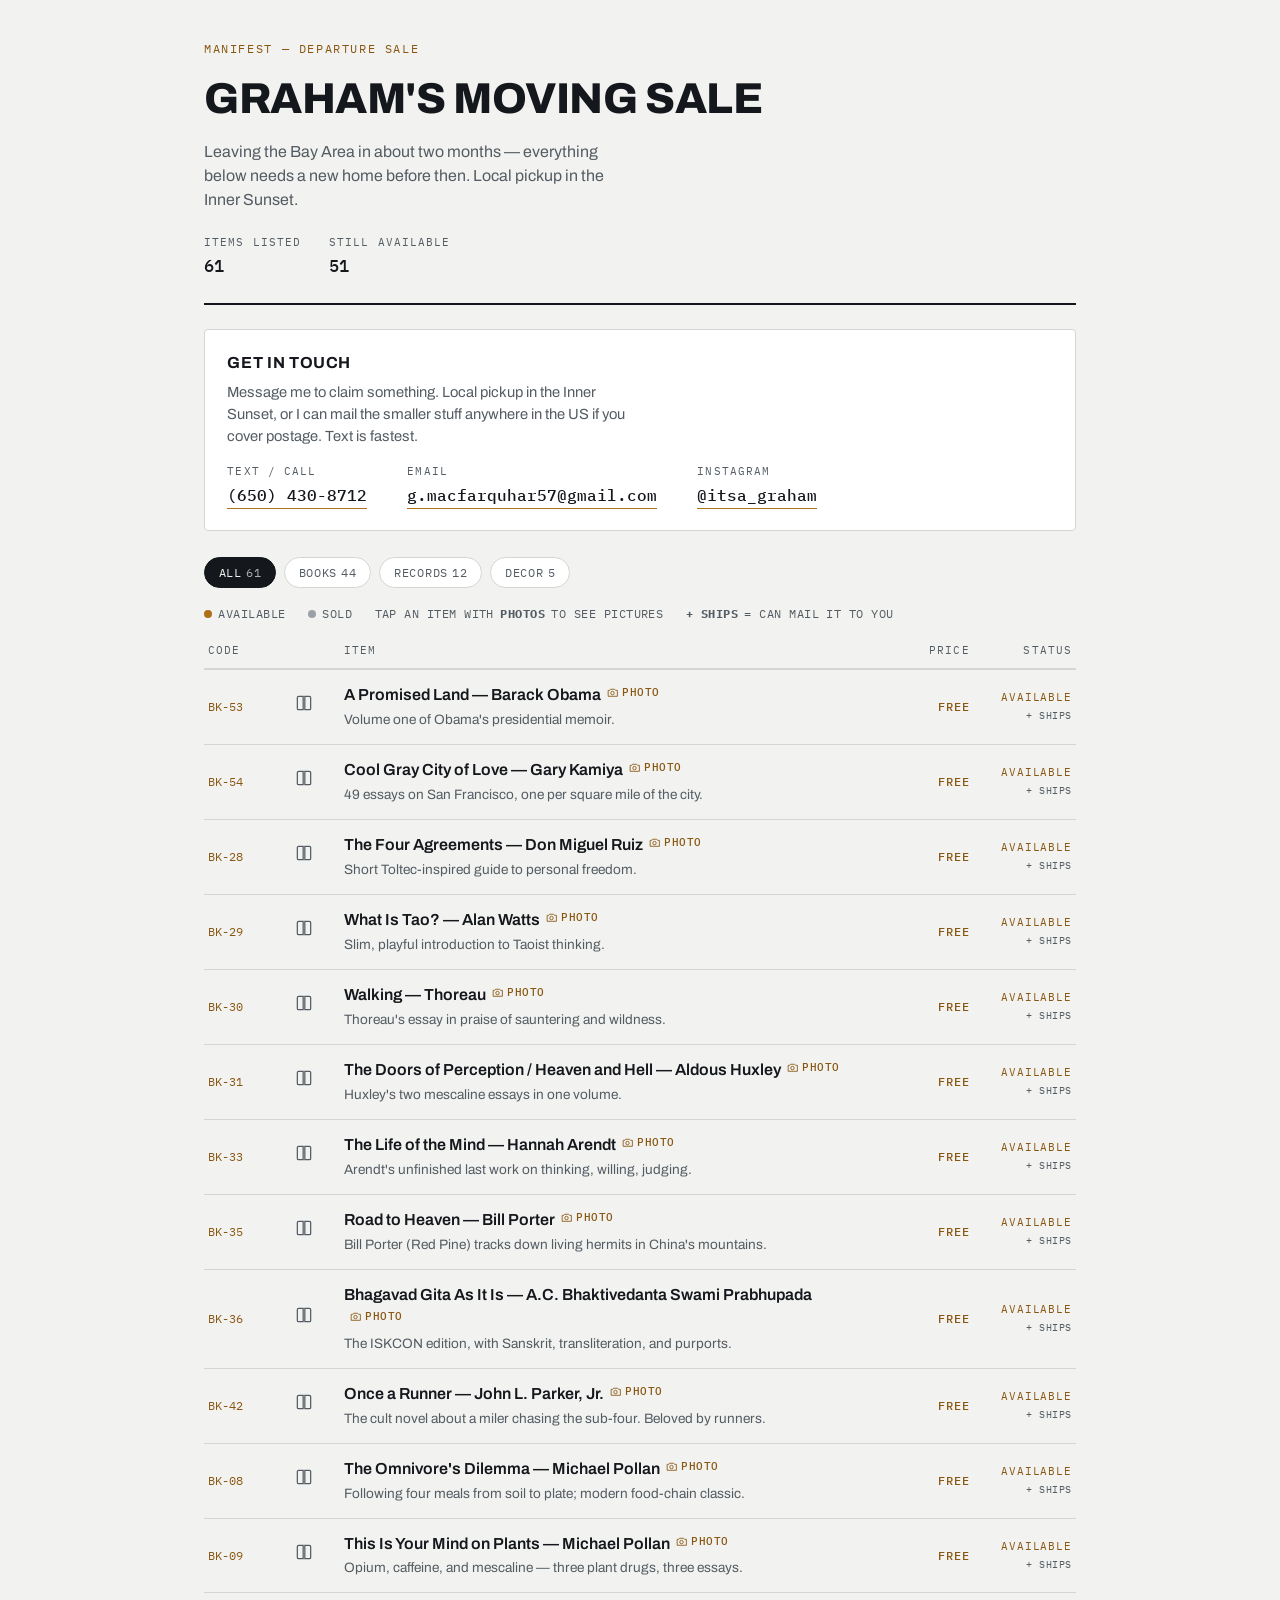
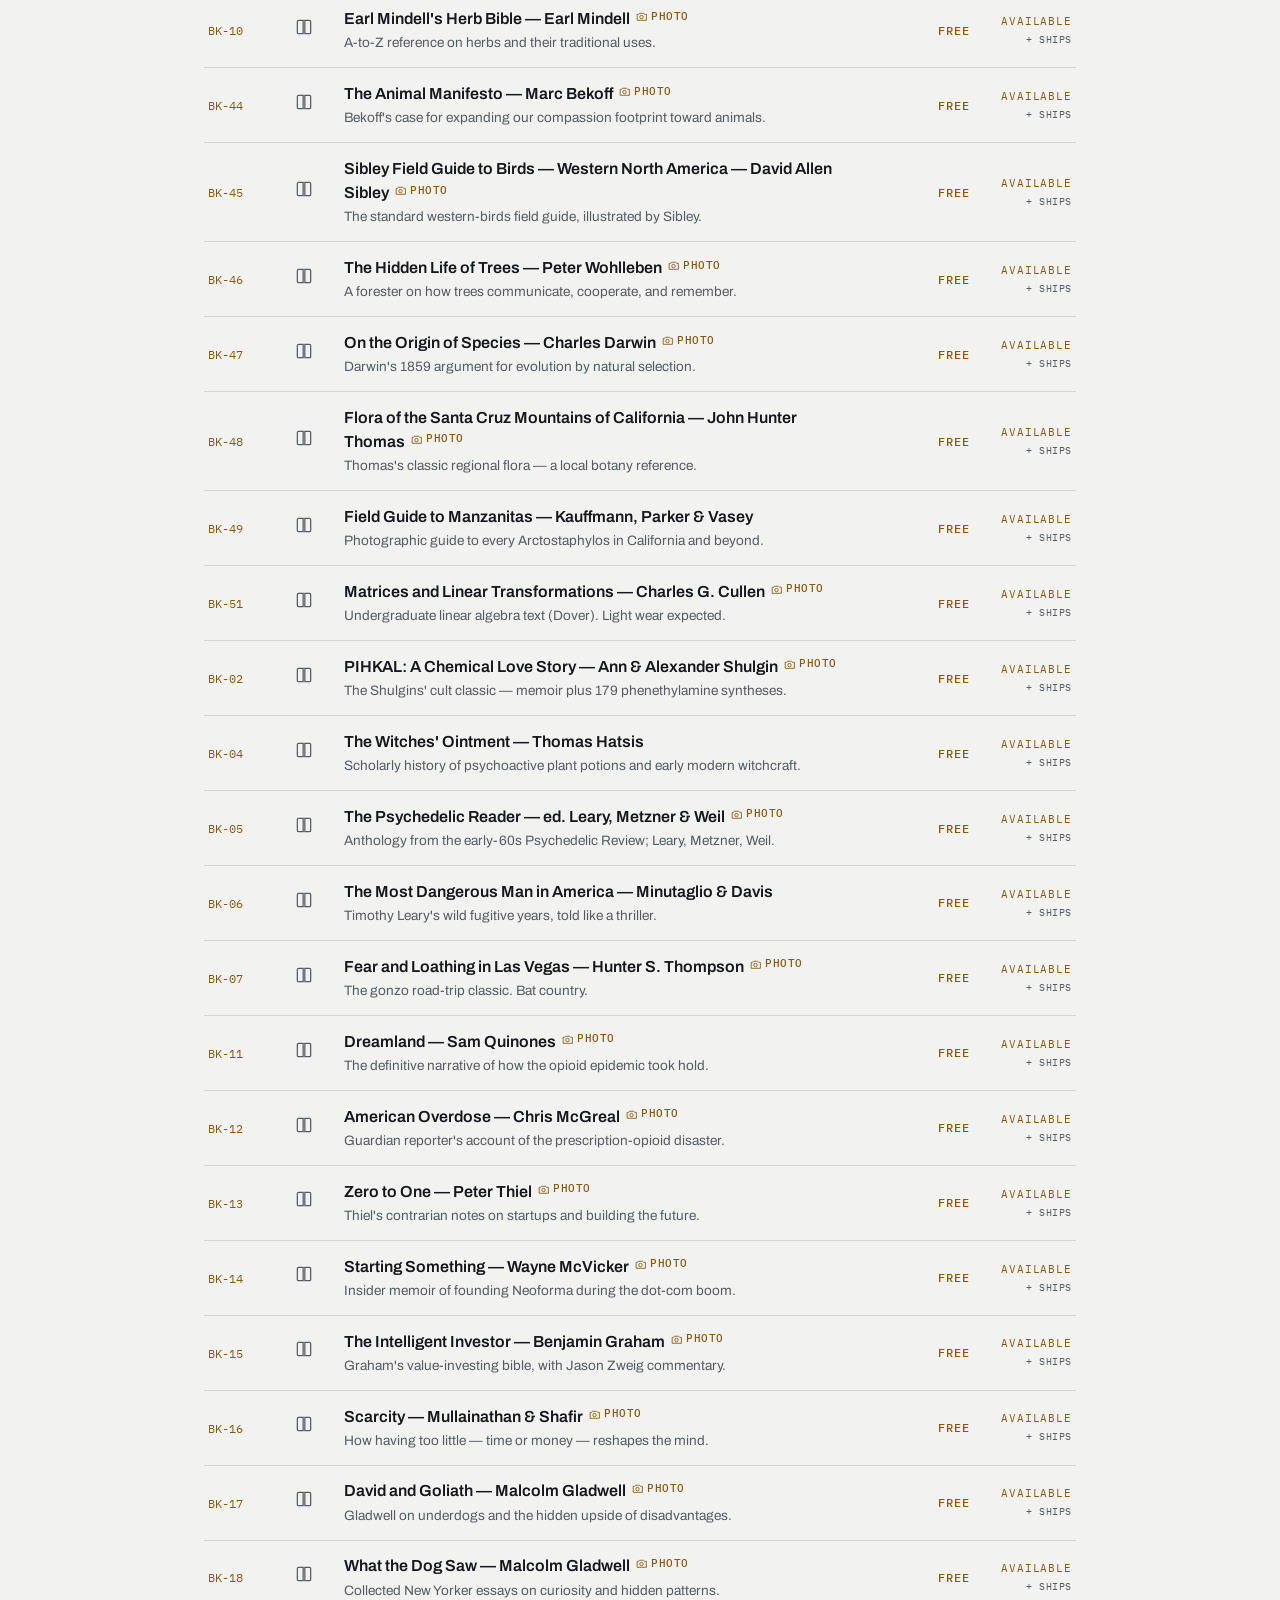
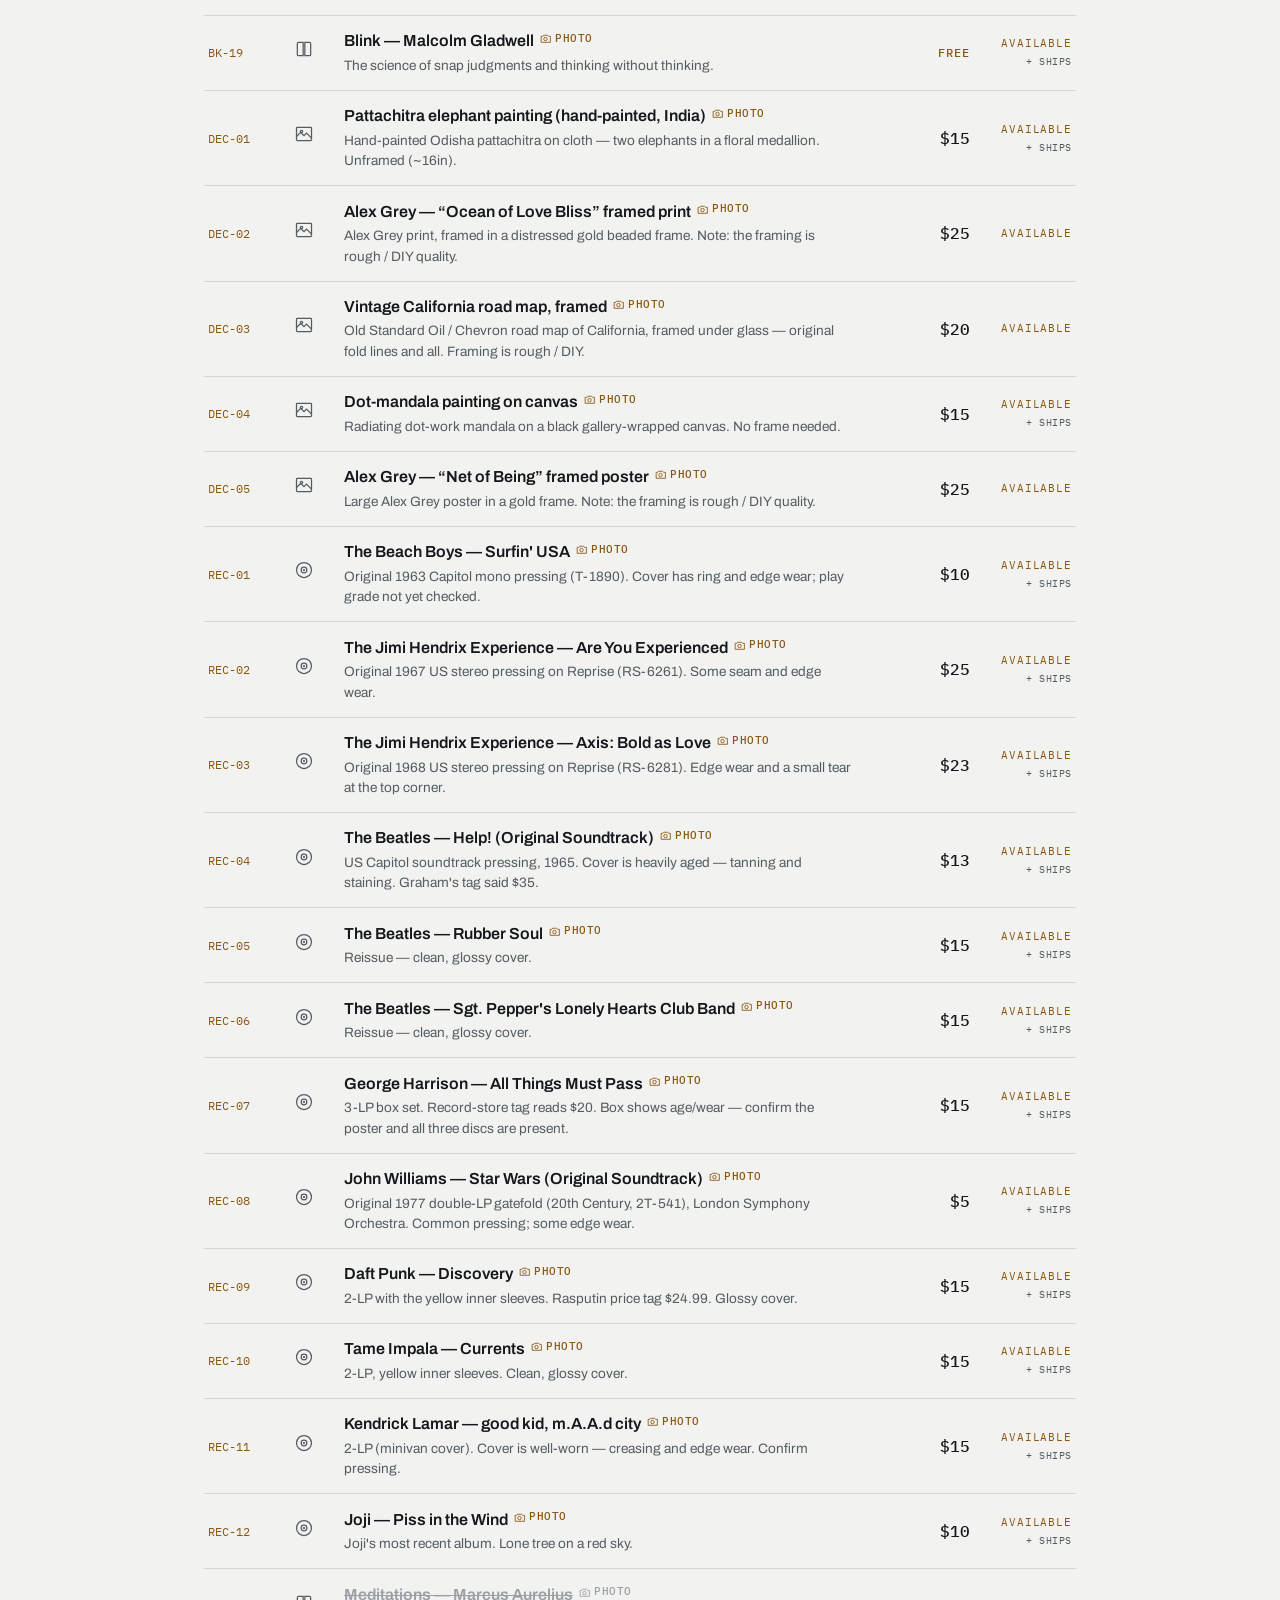
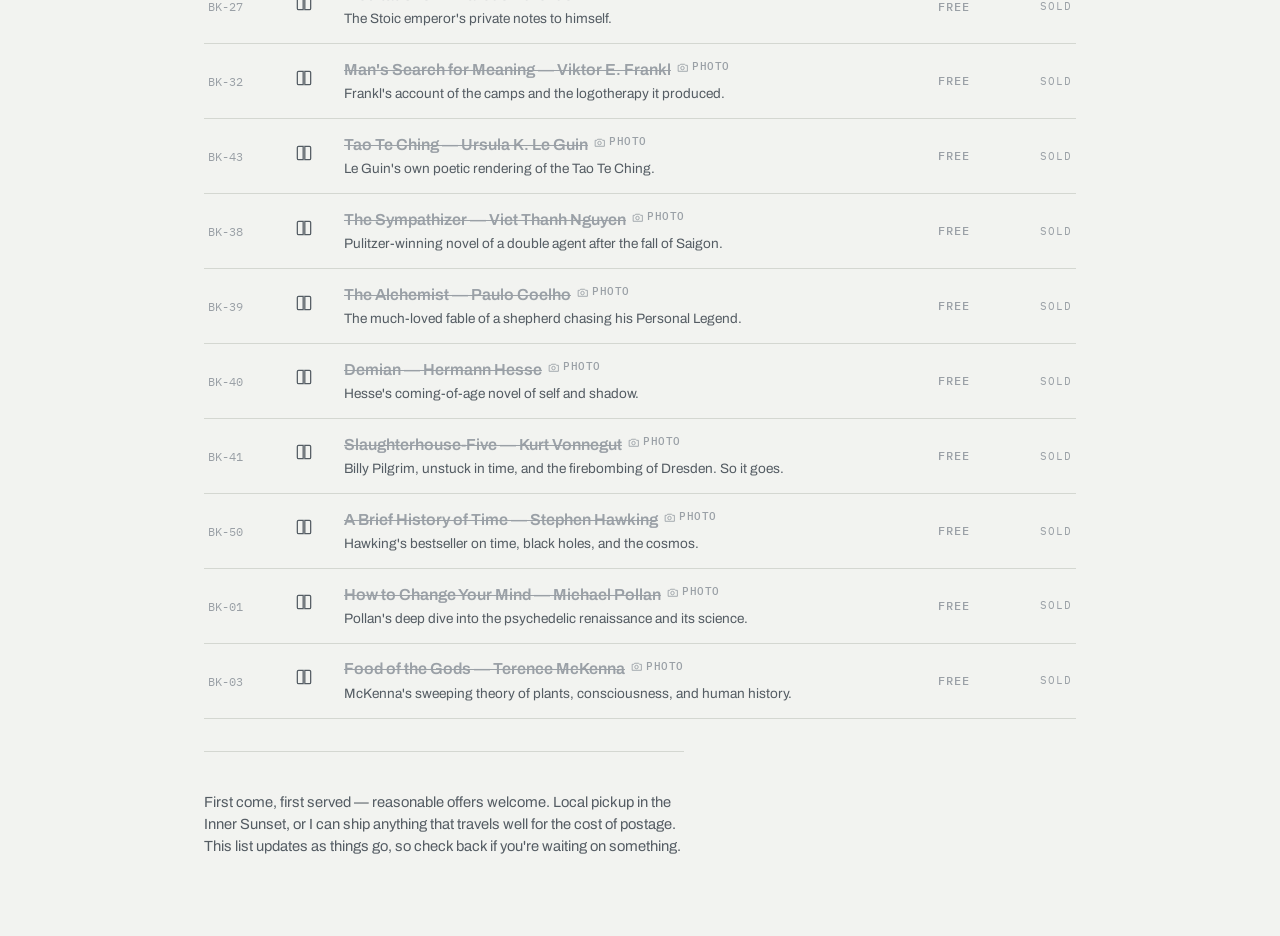
<file: index.html>
<!doctype html>
<html lang="en">
<head>
<meta charset="utf-8">
<meta name="viewport" content="width=device-width, initial-scale=1">
<title>Departure Sale</title>
<link rel="stylesheet" href="styles.css">
<script>window.SALE = { priceColumn: 'friends_price' };</script>
<script defer src="catalog.js"></script>
</head>
<body>


<div class="board">
  <header class="board-head">
    <div class="eyebrow">Manifest — Departure Sale</div>
    <h1>Graham's Moving Sale</h1>
    <p class="tagline">Leaving the Bay Area in about two months — everything below needs a new home before then. Local pickup in the Inner Sunset.</p>
    <div class="meta-row">
      <div class="meta">
        <span class="meta-label">Items listed</span>
        <span class="meta-value" id="stat-total">–</span>
      </div>
      <div class="meta">
        <span class="meta-label">Still available</span>
        <span class="meta-value" id="stat-available">–</span>
      </div>
    </div>
  </header>

  <section class="contact" aria-label="How to reach me">
    <h2 class="contact-title">Get in touch</h2>
    <p class="contact-lead">Message me to claim something. Local pickup in the Inner Sunset, or I can mail the smaller stuff anywhere in the US if you cover postage. Text is fastest.</p>
    <ul class="contact-list">
      <li>
        <span class="contact-label">Text / call</span>
        <a class="contact-value" href="tel:+16504308712">(650) 430-8712</a>
      </li>
      <li>
        <span class="contact-label">Email</span>
        <a class="contact-value" href="mailto:g.macfarquhar57@gmail.com">g.macfarquhar57@gmail.com</a>
      </li>
      <li>
        <span class="contact-label">Instagram</span>
        <a class="contact-value" href="https://instagram.com/itsa_graham">@itsa_graham</a>
      </li>
    </ul>
  </section>

  <nav class="filters" id="filters" aria-label="Filter by category"></nav>
  <nav class="subfilters" id="subfilters" aria-label="Filter by topic" hidden></nav>

  <div class="legend">
    <span class="legend-item"><i class="dot dot-available"></i>Available</span>
    <span class="legend-item"><i class="dot dot-sold"></i>Sold</span>
    <span class="legend-item">Tap an item with <strong>Photos</strong> to see pictures</span>
    <span class="legend-item"><strong>+ Ships</strong> = can mail it to you</span>
  </div>

  <main>
    <div class="row manifest-header" role="presentation">
      <span>Code</span>
      <span></span>
      <span>Item</span>
      <span style="text-align:right">Price</span>
      <span style="text-align:right">Status</span>
    </div>
    <div class="manifest" id="manifest"></div>
  </main>

  <footer class="board-foot">
    <p>First come, first served — reasonable offers welcome. Local pickup in the Inner Sunset, or I can ship anything that travels well for the cost of postage. This list updates as things go, so check back if you're waiting on something.</p>
  </footer>
</div>

<!-- LIGHTBOX -->
<div class="lightbox" id="lightbox" hidden role="dialog" aria-modal="true" aria-labelledby="lightbox-title">
  <div class="lightbox-panel">
    <div class="lightbox-head">
      <div>
        <p class="lightbox-title" id="lightbox-title">Item</p>
        <p class="lightbox-sub" id="lightbox-sub">CODE · $0</p>
      </div>
      <button type="button" class="lightbox-close" id="lightbox-close" aria-label="Close">Close ✕</button>
    </div>
    <div class="lightbox-stage">
      <button type="button" class="lightbox-nav prev" id="lightbox-prev" aria-label="Previous photo">‹</button>
      <img id="lightbox-img" alt="">
      <button type="button" class="lightbox-nav next" id="lightbox-next" aria-label="Next photo">›</button>
    </div>
    <div class="lightbox-meta">
      <span id="lightbox-count">1 / 1</span>
      <span id="lightbox-status"></span>
    </div>
    <p class="lightbox-note" id="lightbox-note" hidden></p>
  </div>
</div>

</body>
</html>
</file>
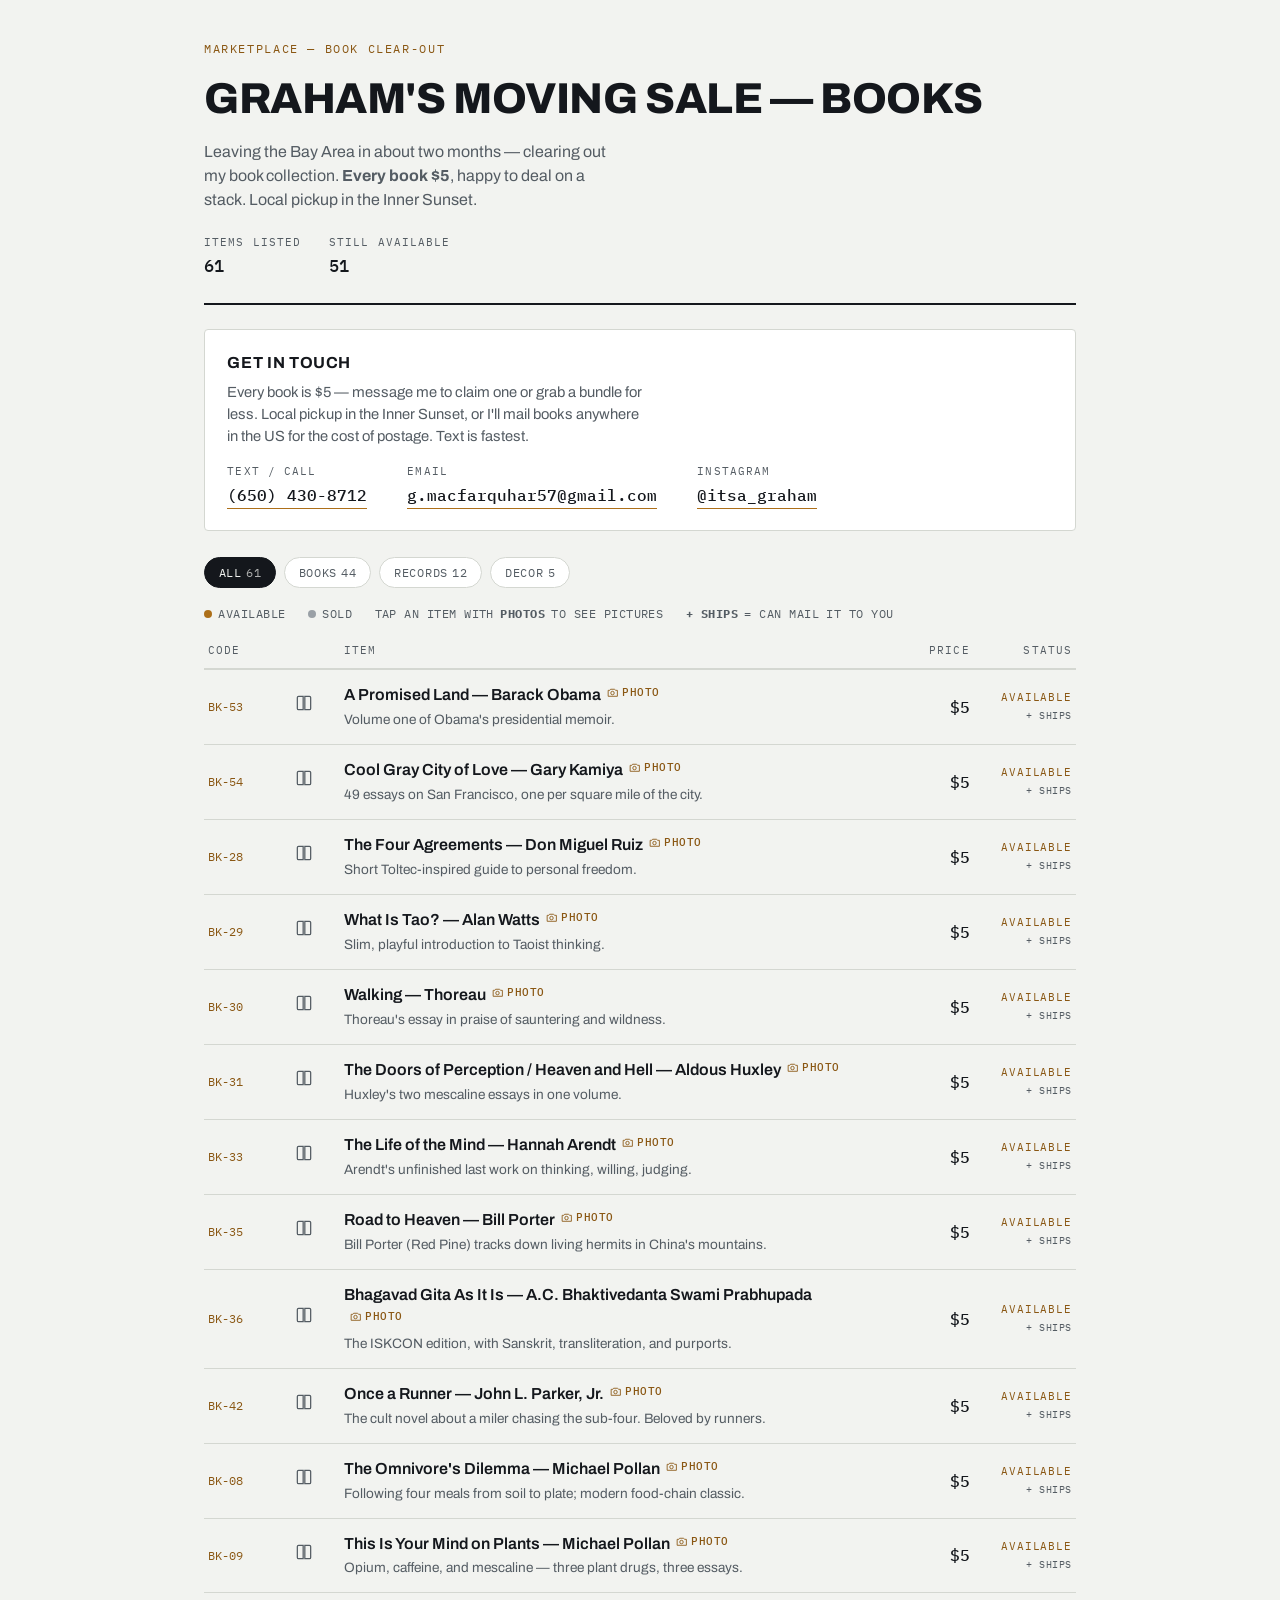
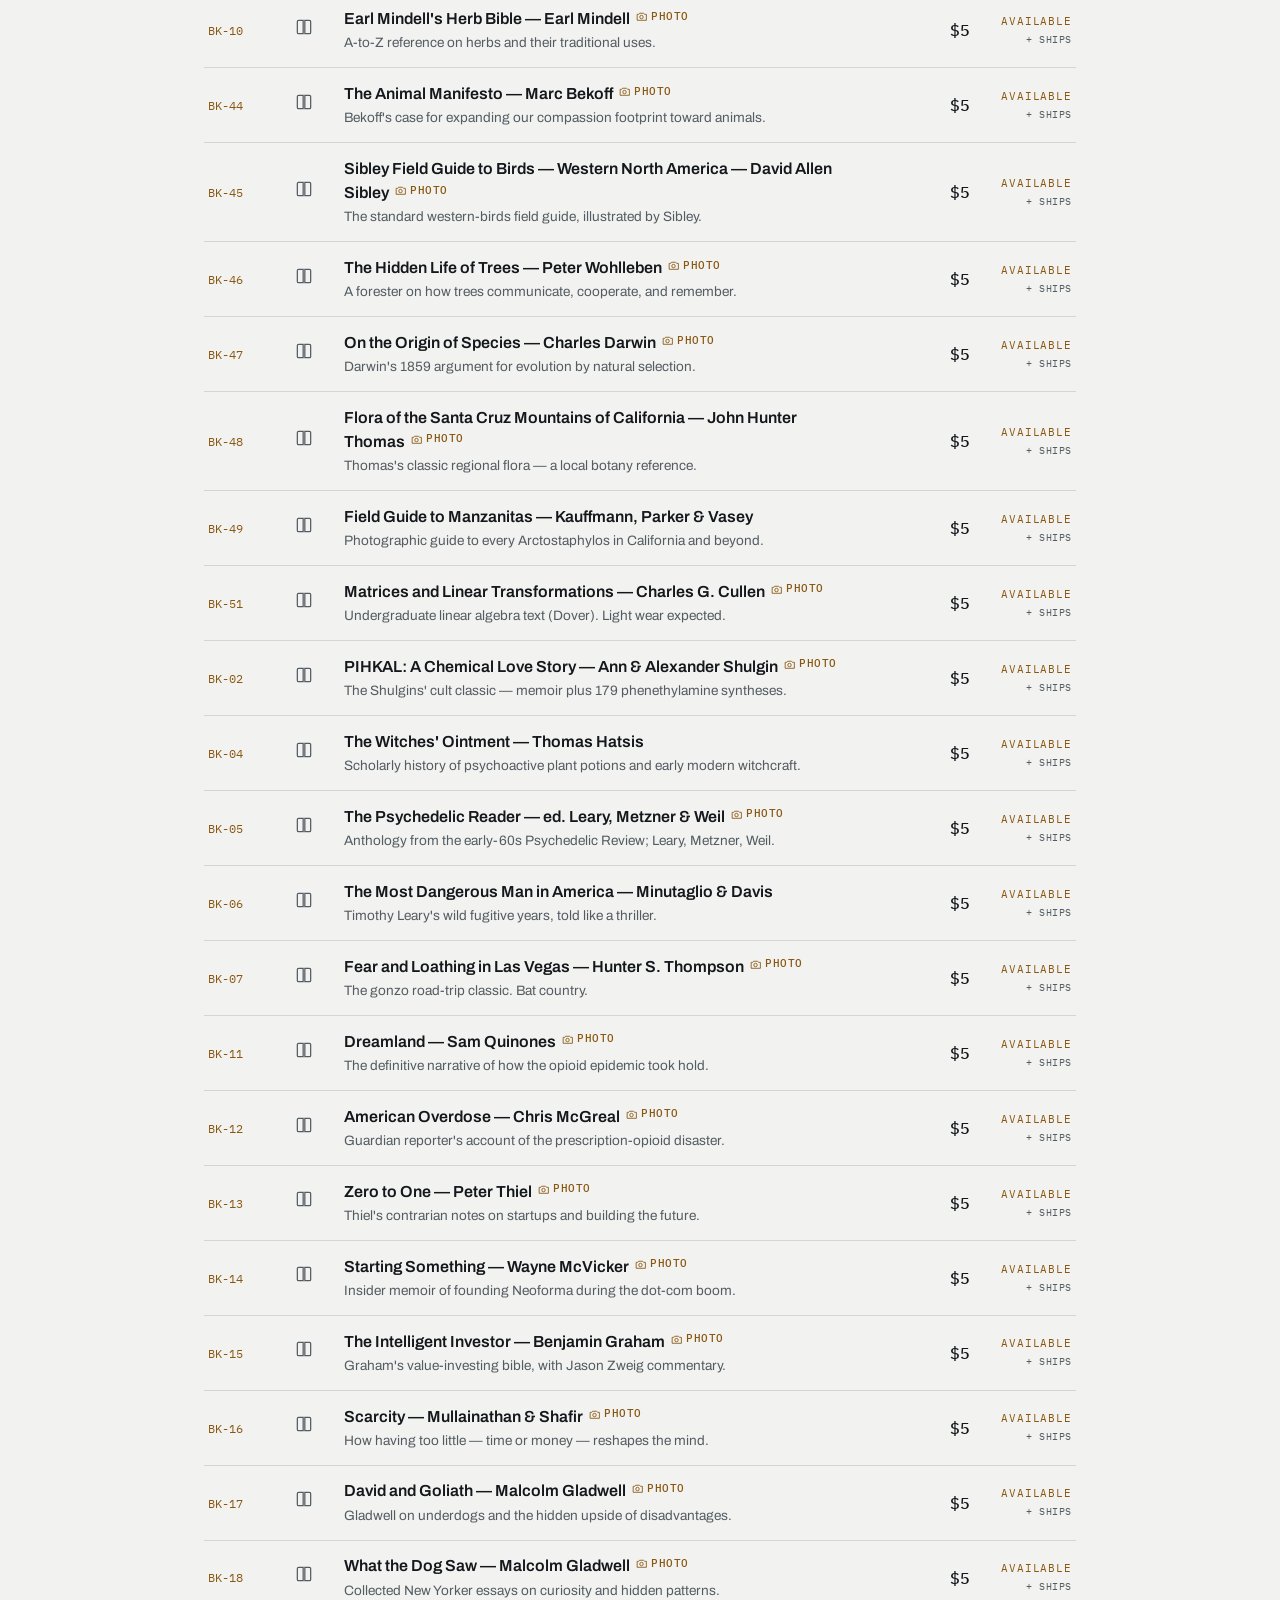
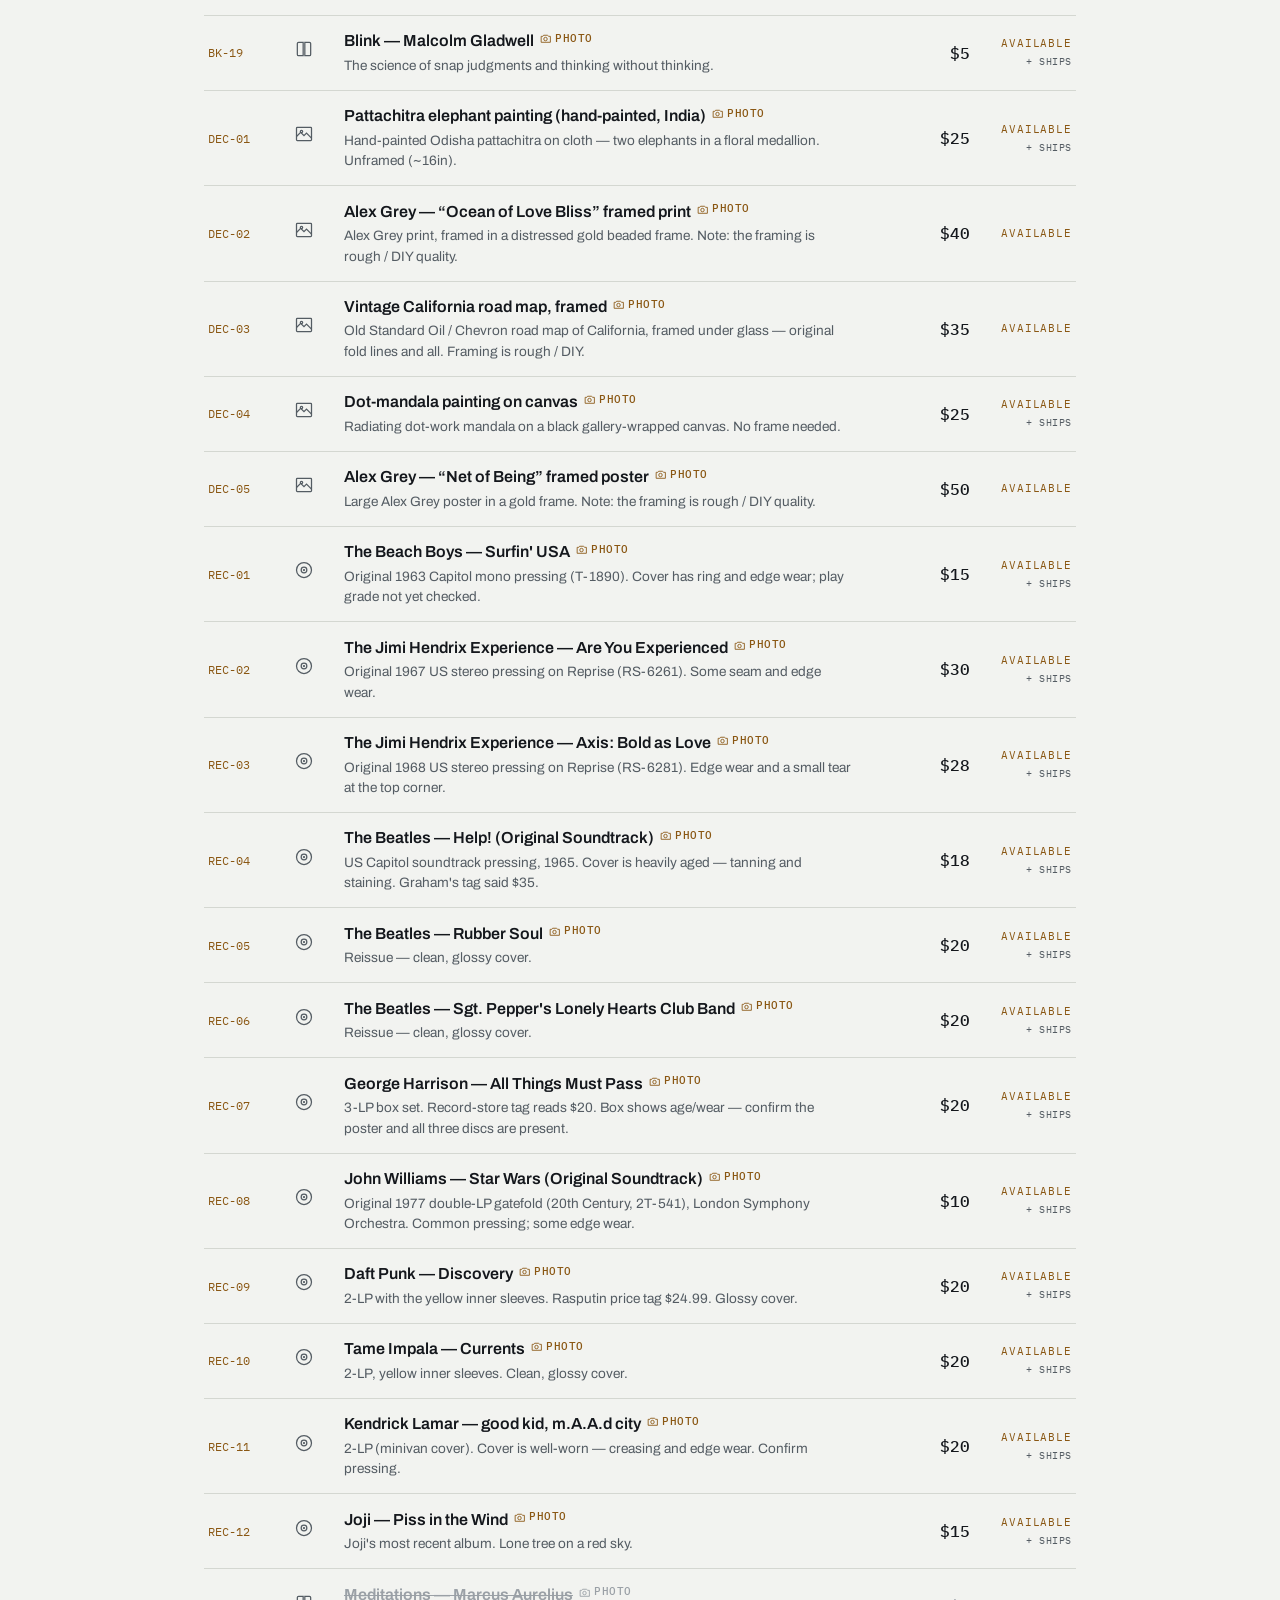
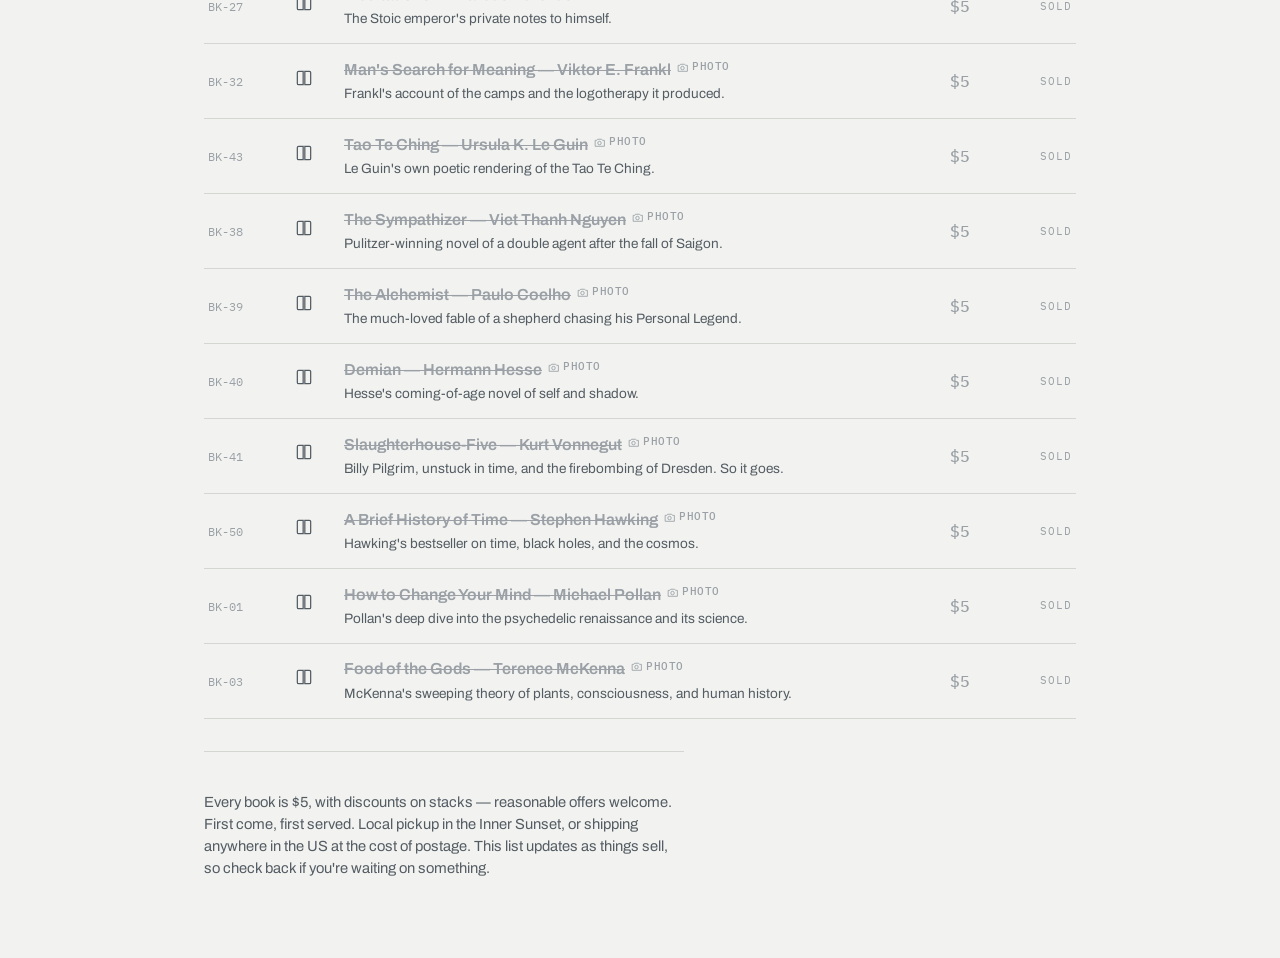
<file: marketplace.html>
<!doctype html>
<html lang="en">
<head>
<meta charset="utf-8">
<meta name="viewport" content="width=device-width, initial-scale=1">
<title>Moving Sale — Books</title>
<link rel="stylesheet" href="styles.css">
<script>window.SALE = { priceColumn: 'marketplace_price' };</script>
<script defer src="catalog.js"></script>
</head>
<body>


<div class="board">
  <header class="board-head">
    <div class="eyebrow">Marketplace — Book Clear-Out</div>
    <h1>Graham's Moving Sale — Books</h1>
    <p class="tagline">Leaving the Bay Area in about two months — clearing out my book collection. <strong>Every book $5</strong>, happy to deal on a stack. Local pickup in the Inner Sunset.</p>
    <div class="meta-row">
      <div class="meta">
        <span class="meta-label">Items listed</span>
        <span class="meta-value" id="stat-total">–</span>
      </div>
      <div class="meta">
        <span class="meta-label">Still available</span>
        <span class="meta-value" id="stat-available">–</span>
      </div>
    </div>
  </header>

  <section class="contact" aria-label="How to reach me">
    <h2 class="contact-title">Get in touch</h2>
    <p class="contact-lead">Every book is $5 — message me to claim one or grab a bundle for less. Local pickup in the Inner Sunset, or I'll mail books anywhere in the US for the cost of postage. Text is fastest.</p>
    <ul class="contact-list">
      <li>
        <span class="contact-label">Text / call</span>
        <a class="contact-value" href="tel:+16504308712">(650) 430-8712</a>
      </li>
      <li>
        <span class="contact-label">Email</span>
        <a class="contact-value" href="mailto:g.macfarquhar57@gmail.com">g.macfarquhar57@gmail.com</a>
      </li>
      <li>
        <span class="contact-label">Instagram</span>
        <a class="contact-value" href="https://instagram.com/itsa_graham">@itsa_graham</a>
      </li>
    </ul>
  </section>

  <nav class="filters" id="filters" aria-label="Filter by category"></nav>
  <nav class="subfilters" id="subfilters" aria-label="Filter by topic" hidden></nav>

  <div class="legend">
    <span class="legend-item"><i class="dot dot-available"></i>Available</span>
    <span class="legend-item"><i class="dot dot-sold"></i>Sold</span>
    <span class="legend-item">Tap an item with <strong>Photos</strong> to see pictures</span>
    <span class="legend-item"><strong>+ Ships</strong> = can mail it to you</span>
  </div>

  <main>
    <div class="row manifest-header" role="presentation">
      <span>Code</span>
      <span></span>
      <span>Item</span>
      <span style="text-align:right">Price</span>
      <span style="text-align:right">Status</span>
    </div>
    <div class="manifest" id="manifest"></div>
  </main>

  <footer class="board-foot">
    <p>Every book is $5, with discounts on stacks — reasonable offers welcome. First come, first served. Local pickup in the Inner Sunset, or shipping anywhere in the US at the cost of postage. This list updates as things sell, so check back if you're waiting on something.</p>
  </footer>
</div>

<!-- LIGHTBOX -->
<div class="lightbox" id="lightbox" hidden role="dialog" aria-modal="true" aria-labelledby="lightbox-title">
  <div class="lightbox-panel">
    <div class="lightbox-head">
      <div>
        <p class="lightbox-title" id="lightbox-title">Item</p>
        <p class="lightbox-sub" id="lightbox-sub">CODE · $0</p>
      </div>
      <button type="button" class="lightbox-close" id="lightbox-close" aria-label="Close">Close ✕</button>
    </div>
    <div class="lightbox-stage">
      <button type="button" class="lightbox-nav prev" id="lightbox-prev" aria-label="Previous photo">‹</button>
      <img id="lightbox-img" alt="">
      <button type="button" class="lightbox-nav next" id="lightbox-next" aria-label="Next photo">›</button>
    </div>
    <div class="lightbox-meta">
      <span id="lightbox-count">1 / 1</span>
      <span id="lightbox-status"></span>
    </div>
    <p class="lightbox-note" id="lightbox-note" hidden></p>
  </div>
</div>

</body>
</html>
</file>
<file: styles.css>
@import url('https://fonts.googleapis.com/css2?family=Archivo:ital,wght@0,400;0,500;0,600;0,700;0,800;1,500&family=IBM+Plex+Mono:wght@400;500;600&display=swap');

  :root{
    --bg: #f2f3f0;
    --surface: #ffffff;
    --surface-2: #e8eae5;
    --ink: #14171c;
    --ink-dim: #545c63;
    --line: #d4d7d1;
    --amber: #ad6f19;
    --amber-strong: #8a5713;
    --sold-ink: #9aa0a6;
    --focus: #2f6fed;
  }

  @media (prefers-color-scheme: dark){
    :root:not([data-theme="light"]){
      --bg: #14171b;
      --surface: #1b2025;
      --surface-2: #232931;
      --ink: #eef0ee;
      --ink-dim: #9aa3ab;
      --line: #313941;
      --amber: #f2a93c;
      --amber-strong: #ffc266;
      --sold-ink: #5b6470;
      --focus: #5b9dff;
    }
  }

  :root[data-theme="dark"]{
    --bg: #14171b;
    --surface: #1b2025;
    --surface-2: #232931;
    --ink: #eef0ee;
    --ink-dim: #9aa3ab;
    --line: #313941;
    --amber: #f2a93c;
    --amber-strong: #ffc266;
    --sold-ink: #5b6470;
    --focus: #5b9dff;
  }

  *{ box-sizing: border-box; }

  body{
    margin: 0;
    background: var(--bg);
    color: var(--ink);
    font-family: 'Archivo', system-ui, sans-serif;
    line-height: 1.5;
  }

  a{ color: inherit; }

  ::selection{ background: var(--amber); color: #14171b; }

  .board{
    max-width: 920px;
    margin: 0 auto;
    padding: 2.5rem 1.5rem 4rem;
  }

  .board-head{
    border-bottom: 2px solid var(--ink);
    padding-bottom: 1.5rem;
    margin-bottom: 1.5rem;
  }

  .eyebrow{
    font-family: 'IBM Plex Mono', monospace;
    font-size: 0.72rem;
    letter-spacing: 0.14em;
    text-transform: uppercase;
    color: var(--amber-strong);
    margin-bottom: 0.6rem;
  }

  h1{
    font-size: clamp(1.9rem, 4.5vw, 2.7rem);
    font-weight: 800;
    letter-spacing: -0.01em;
    text-transform: uppercase;
    margin: 0 0 0.5rem;
    text-wrap: balance;
  }

  .tagline{
    margin: 0 0 1.4rem;
    max-width: 46ch;
    color: var(--ink-dim);
    font-size: 1rem;
  }

  .meta-row{
    display: flex;
    flex-wrap: wrap;
    gap: 1.75rem;
  }

  .meta{
    display: flex;
    flex-direction: column;
    gap: 0.2rem;
  }

  .meta-label{
    font-family: 'IBM Plex Mono', monospace;
    font-size: 0.68rem;
    letter-spacing: 0.1em;
    text-transform: uppercase;
    color: var(--ink-dim);
  }

  .meta-value{
    font-family: 'IBM Plex Mono', monospace;
    font-size: 1.05rem;
    font-weight: 500;
    font-variant-numeric: tabular-nums;
  }

  .meta-value.link{
    word-break: break-all;
  }

  .filters{
    display: flex;
    flex-wrap: wrap;
    gap: 0.5rem;
    margin-bottom: 1.1rem;
  }

  .filter-btn{
    font-family: 'IBM Plex Mono', monospace;
    font-size: 0.75rem;
    letter-spacing: 0.06em;
    text-transform: uppercase;
    padding: 0.45rem 0.85rem;
    border: 1px solid var(--line);
    border-radius: 999px;
    background: var(--surface);
    color: var(--ink-dim);
    cursor: pointer;
    transition: border-color .15s ease, color .15s ease, background .15s ease;
  }

  .filter-btn:hover{ border-color: var(--amber); color: var(--ink); }

  .filter-btn:focus-visible{ outline: 2px solid var(--focus); outline-offset: 2px; }

  .filter-btn.active{
    background: var(--ink);
    border-color: var(--ink);
    color: var(--bg);
  }

  .filter-btn .count{
    color: var(--ink-dim);
    margin-left: 0.35em;
  }

  .filter-btn.active .count{ color: inherit; opacity: 0.7; }

  .legend{
    display: flex;
    flex-wrap: wrap;
    gap: 1.4rem;
    margin-bottom: 1.2rem;
    font-family: 'IBM Plex Mono', monospace;
    font-size: 0.72rem;
    color: var(--ink-dim);
    letter-spacing: 0.04em;
    text-transform: uppercase;
  }

  .legend-item{ display: inline-flex; align-items: center; gap: 0.4rem; }

  .dot{ width: 8px; height: 8px; border-radius: 50%; display: inline-block; }
  .dot-available{ background: var(--amber); }
  .dot-sold{ background: var(--sold-ink); }

  .manifest{
    border-top: 1px solid var(--line);
  }

  .row{
    display: grid;
    grid-template-columns: 4.5rem 2.2rem 1fr 6.5rem 5.5rem;
    align-items: center;
    gap: 0.9rem;
    padding: 0.85rem 0.25rem;
    border-bottom: 1px solid var(--line);
  }

  .manifest-header{
    font-family: 'IBM Plex Mono', monospace;
    font-size: 0.68rem;
    letter-spacing: 0.1em;
    text-transform: uppercase;
    color: var(--ink-dim);
    padding-top: 0;
    padding-bottom: 0.6rem;
  }

  /* Clickable rows (items with photos) */
  button.item-row{
    width: 100%;
    font: inherit;
    color: inherit;
    text-align: left;
    background: none;
    border: none;
    border-bottom: 1px solid var(--line);
    cursor: pointer;
  }

  button.item-row:hover{
    background: var(--surface);
  }

  button.item-row:focus-visible{
    outline: 2px solid var(--focus);
    outline-offset: -2px;
  }

  .item-row.is-sold{
    color: var(--sold-ink);
  }

  .item-row.is-sold .item-name{
    text-decoration: line-through;
    text-decoration-color: var(--sold-ink);
  }

  .col-code{
    font-family: 'IBM Plex Mono', monospace;
    font-size: 0.78rem;
    color: var(--amber-strong);
    font-variant-numeric: tabular-nums;
  }

  .item-row.is-sold .col-code{ color: var(--sold-ink); }

  .col-icon svg{
    width: 20px;
    height: 20px;
    stroke: var(--ink-dim);
    fill: none;
    stroke-width: 1.5;
  }

  .col-item{ min-width: 0; }

  .item-name{
    font-weight: 600;
    display: block;
  }

  .photo-tag{
    display: inline-flex;
    align-items: center;
    gap: 0.3em;
    margin-left: 0.5em;
    font-family: 'IBM Plex Mono', monospace;
    font-size: 0.66rem;
    font-weight: 500;
    letter-spacing: 0.04em;
    text-transform: uppercase;
    color: var(--amber-strong);
    vertical-align: 1px;
  }

  .photo-tag svg{
    width: 13px;
    height: 13px;
    stroke: currentColor;
    fill: none;
    stroke-width: 1.6;
  }

  .item-row.is-sold .photo-tag{ color: var(--sold-ink); }

  .item-note{
    display: block;
    font-size: 0.85rem;
    color: var(--ink-dim);
    margin-top: 0.15rem;
  }

  .col-cat{
    font-family: 'IBM Plex Mono', monospace;
    font-size: 0.72rem;
    color: var(--ink-dim);
    text-transform: uppercase;
    letter-spacing: 0.04em;
  }

  .col-price{
    font-family: 'IBM Plex Mono', monospace;
    font-weight: 500;
    font-variant-numeric: tabular-nums;
    text-align: right;
  }

  .col-price.is-free{
    color: var(--amber-strong);
    text-transform: uppercase;
    font-size: 0.72rem;
    letter-spacing: 0.08em;
  }

  .item-row.is-sold .col-price.is-free{ color: var(--sold-ink); }

  .col-status{
    font-family: 'IBM Plex Mono', monospace;
    font-size: 0.7rem;
    letter-spacing: 0.08em;
    text-transform: uppercase;
    text-align: right;
  }

  .status-available{ color: var(--amber-strong); }
  .status-sold{ color: var(--sold-ink); }

  .empty-state{
    padding: 2rem 0.25rem;
    color: var(--ink-dim);
    font-style: italic;
  }

  .subfilters{
    display: flex;
    flex-wrap: wrap;
    gap: 0.4rem;
    margin: -0.2rem 0 1.1rem;
    padding-left: 0.9rem;
    border-left: 2px solid var(--amber);
  }

  .subfilters[hidden]{ display: none; }

  .filter-btn.sub{
    font-size: 0.68rem;
    padding: 0.32rem 0.7rem;
    text-transform: none;
    letter-spacing: 0.02em;
  }

  .subcat-head{
    font-family: 'IBM Plex Mono', monospace;
    font-size: 0.72rem;
    letter-spacing: 0.1em;
    text-transform: uppercase;
    color: var(--amber-strong);
    padding: 1.2rem 0.25rem 0.55rem;
    border-bottom: 1px solid var(--line);
    display: flex;
    justify-content: space-between;
    gap: 1rem;
  }

  .subcat-head:first-child{ padding-top: 0.2rem; }
  .subcat-head span{ color: var(--ink-dim); }

  .ship-tag{
    display: block;
    font-family: 'IBM Plex Mono', monospace;
    font-size: 0.62rem;
    letter-spacing: 0.06em;
    text-transform: uppercase;
    color: var(--ink-dim);
    margin-top: 0.2rem;
  }

  .item-row.is-sold .ship-tag{ display: none; }

  .contact{
    background: var(--surface);
    border: 1px solid var(--line);
    border-radius: 4px;
    padding: 1.3rem 1.4rem;
    margin-bottom: 1.6rem;
  }

  .contact-title{
    font-size: 1rem;
    font-weight: 700;
    text-transform: uppercase;
    letter-spacing: 0.04em;
    margin: 0 0 0.4rem;
  }

  .contact-lead{
    margin: 0 0 1rem;
    color: var(--ink-dim);
    font-size: 0.92rem;
    max-width: 52ch;
  }

  .contact-list{
    list-style: none;
    margin: 0;
    padding: 0;
    display: flex;
    flex-wrap: wrap;
    gap: 0.9rem 2.5rem;
  }

  .contact-list li{
    display: flex;
    flex-direction: column;
    gap: 0.2rem;
  }

  .contact-label{
    font-family: 'IBM Plex Mono', monospace;
    font-size: 0.68rem;
    letter-spacing: 0.1em;
    text-transform: uppercase;
    color: var(--ink-dim);
  }

  .contact-value{
    font-family: 'IBM Plex Mono', monospace;
    font-size: 1.02rem;
    font-weight: 500;
    text-decoration: none;
    border-bottom: 1px solid var(--amber);
    padding-bottom: 1px;
    width: max-content;
    word-break: break-all;
  }

  .contact-value:hover{ color: var(--amber-strong); }
  .contact-value:focus-visible{ outline: 2px solid var(--focus); outline-offset: 2px; }

  .board-foot{
    margin-top: 2rem;
    padding-top: 1.5rem;
    border-top: 1px solid var(--line);
    color: var(--ink-dim);
    font-size: 0.92rem;
    max-width: 60ch;
  }

  /* ---------------------------------------------------------------
     LIGHTBOX
     --------------------------------------------------------------- */

  .lightbox[hidden]{ display: none; }

  .lightbox{
    position: fixed;
    inset: 0;
    z-index: 50;
    display: flex;
    align-items: center;
    justify-content: center;
    padding: 1.5rem;
    background: rgba(10, 12, 15, 0.82);
    backdrop-filter: blur(2px);
  }

  .lightbox-panel{
    background: var(--surface);
    border: 1px solid var(--line);
    border-radius: 4px;
    max-width: 640px;
    width: 100%;
    max-height: 100%;
    overflow-y: auto;
    padding: 1.25rem;
  }

  .lightbox-head{
    display: flex;
    align-items: flex-start;
    justify-content: space-between;
    gap: 1rem;
    margin-bottom: 0.9rem;
  }

  .lightbox-title{
    font-weight: 700;
    font-size: 1.1rem;
    margin: 0;
  }

  .lightbox-sub{
    font-family: 'IBM Plex Mono', monospace;
    font-size: 0.8rem;
    color: var(--ink-dim);
    margin: 0.25rem 0 0;
  }

  .lightbox-close{
    flex: none;
    font-family: 'IBM Plex Mono', monospace;
    font-size: 0.9rem;
    line-height: 1;
    padding: 0.5rem 0.65rem;
    border: 1px solid var(--line);
    border-radius: 3px;
    background: var(--surface-2);
    color: var(--ink);
    cursor: pointer;
  }

  .lightbox-close:hover{ border-color: var(--amber); }
  .lightbox-close:focus-visible{ outline: 2px solid var(--focus); outline-offset: 2px; }

  .lightbox-stage{
    position: relative;
    background: var(--surface-2);
    border: 1px solid var(--line);
    border-radius: 3px;
    display: flex;
    align-items: center;
    justify-content: center;
    min-height: 220px;
  }

  .lightbox-stage::after{
    content: "Loading…";
    position: absolute;
    font-family: 'IBM Plex Mono', monospace;
    font-size: 0.8rem;
    color: var(--ink-dim);
    z-index: 0;
  }

  .lightbox-stage img{ position: relative; z-index: 1; }

  .lightbox-stage img{
    display: block;
    max-width: 100%;
    max-height: 60vh;
    width: auto;
    height: auto;
  }

  .lightbox-nav{
    position: absolute;
    top: 50%;
    transform: translateY(-50%);
    width: 2.4rem;
    height: 2.4rem;
    border-radius: 50%;
    border: 1px solid var(--line);
    background: var(--surface);
    color: var(--ink);
    font-size: 1.1rem;
    line-height: 1;
    cursor: pointer;
    display: flex;
    align-items: center;
    justify-content: center;
  }

  .lightbox-nav:hover{ border-color: var(--amber); }
  .lightbox-nav:focus-visible{ outline: 2px solid var(--focus); outline-offset: 2px; }
  .lightbox-nav[hidden]{ display: none; }
  .lightbox-nav.prev{ left: 0.6rem; }
  .lightbox-nav.next{ right: 0.6rem; }

  .lightbox-meta{
    display: flex;
    align-items: center;
    justify-content: space-between;
    gap: 1rem;
    margin-top: 0.8rem;
    font-family: 'IBM Plex Mono', monospace;
    font-size: 0.78rem;
    color: var(--ink-dim);
  }

  .lightbox-note{
    margin: 0.6rem 0 0;
    font-size: 0.92rem;
    color: var(--ink-dim);
  }

  @media (max-width: 620px){
    .row{
      grid-template-columns: 2.2rem 1fr auto;
      grid-template-areas:
        "icon name price"
        "icon note status";
      row-gap: 0.2rem;
    }
    .manifest-header{ display: none; }
    .col-icon{ grid-area: icon; }
    .col-item{ grid-area: name; }
    .item-note{ grid-area: note; }
    .col-cat{ display: none; }
    .col-price{ grid-area: price; text-align: right; }
    .col-status{ grid-area: status; }
    .col-code{ display: none; }
  }
</file>
